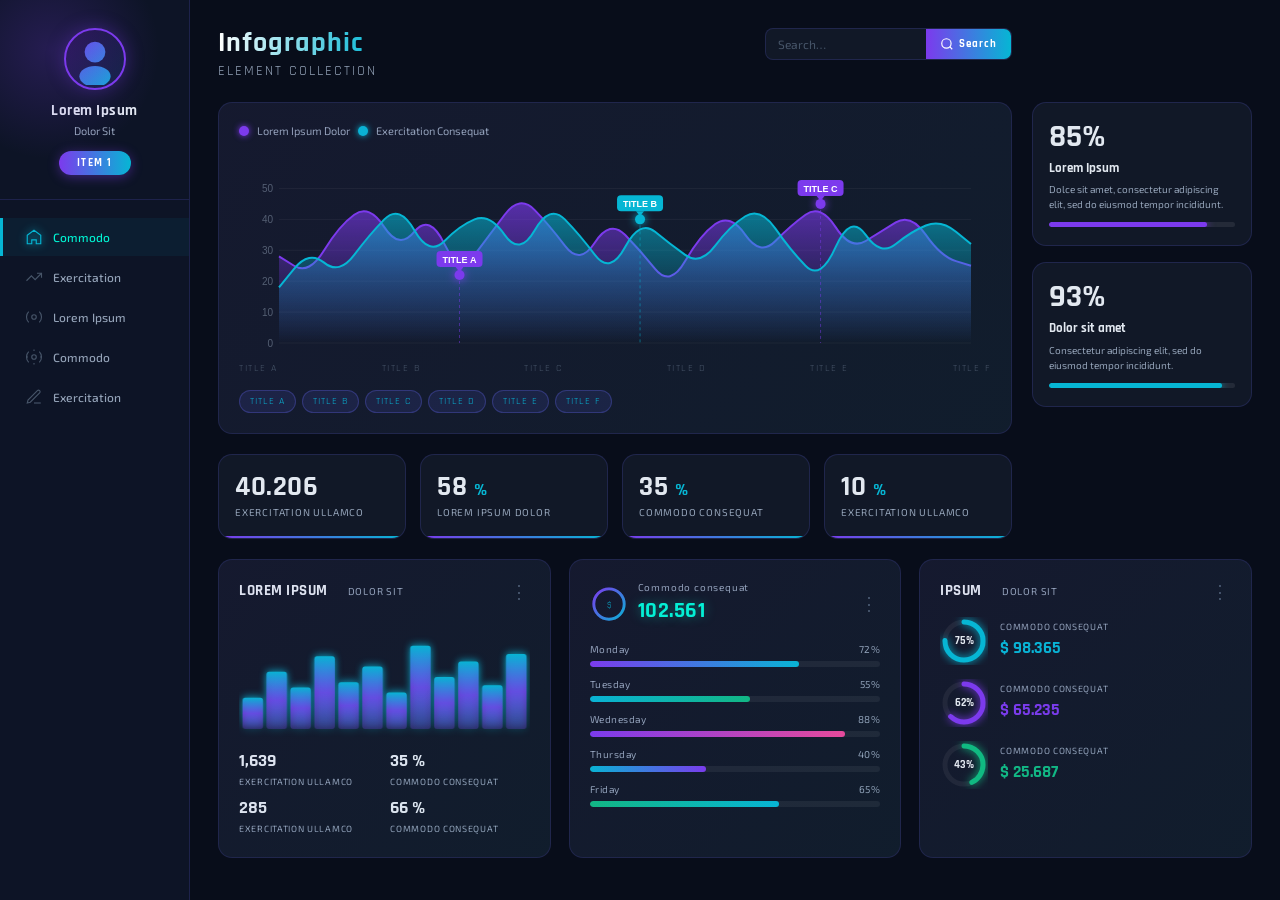
<file: dashboard-5.html>
<!DOCTYPE html>
<html lang="en">
<head>
  <meta charset="UTF-8" />
  <meta name="viewport" content="width=device-width, initial-scale=1.0"/>
  <title>Dashboard – Infographic Element Collection</title>
  <link rel="stylesheet" href="dashboard.css" />
  <link href="https://fonts.googleapis.com/css2?family=Rajdhani:wght@400;500;600;700&family=Exo+2:wght@300;400;600;700&display=swap" rel="stylesheet"/>
</head>
<body>

  <!-- SIDEBAR -->
  <aside class="sidebar">
    <div class="sidebar-profile">
      <div class="avatar">
        <svg viewBox="0 0 60 60" fill="none" xmlns="http://www.w3.org/2000/svg">
          <circle cx="30" cy="22" r="12" fill="url(#avatarGrad)"/>
          <ellipse cx="30" cy="50" rx="18" ry="12" fill="url(#avatarGrad)"/>
          <defs>
            <linearGradient id="avatarGrad" x1="0" y1="0" x2="60" y2="60" gradientUnits="userSpaceOnUse">
              <stop stop-color="#7c3aed"/>
              <stop offset="1" stop-color="#06b6d4"/>
            </linearGradient>
          </defs>
        </svg>
      </div>
      <p class="profile-name">Lorem Ipsum</p>
      <p class="profile-sub">Dolor Sit</p>
      <button class="item-btn">ITEM 1</button>
    </div>

    <nav class="sidebar-nav">
      <a href="#" class="nav-item active">
        <svg viewBox="0 0 24 24" fill="none" stroke="currentColor" stroke-width="1.5"><path d="M3 9.75L12 3l9 6.75V21H15v-5.25H9V21H3V9.75z"/></svg>
        <span>Commodo</span>
      </a>
      <a href="#" class="nav-item">
        <svg viewBox="0 0 24 24" fill="none" stroke="currentColor" stroke-width="1.5"><polyline points="22 7 13.5 15.5 8.5 10.5 2 17"/><polyline points="16 7 22 7 22 13"/></svg>
        <span>Exercitation</span>
      </a>
      <a href="#" class="nav-item">
        <svg viewBox="0 0 24 24" fill="none" stroke="currentColor" stroke-width="1.5"><circle cx="12" cy="12" r="3"/><path d="M19.07 4.93a10 10 0 0 1 0 14.14M4.93 4.93a10 10 0 0 0 0 14.14"/></svg>
        <span>Lorem Ipsum</span>
      </a>
      <a href="#" class="nav-item">
        <svg viewBox="0 0 24 24" fill="none" stroke="currentColor" stroke-width="1.5"><circle cx="12" cy="12" r="3"/><path d="M19.07 4.93a10 10 0 0 1 0 14.14M4.93 4.93a10 10 0 0 0 0 14.14M22 12h-2M4 12H2M12 22v-2M12 4V2"/></svg>
        <span>Commodo</span>
      </a>
      <a href="#" class="nav-item">
        <svg viewBox="0 0 24 24" fill="none" stroke="currentColor" stroke-width="1.5"><path d="M12 20h9"/><path d="M16.5 3.5a2.121 2.121 0 0 1 3 3L7 19l-4 1 1-4L16.5 3.5z"/></svg>
        <span>Exercitation</span>
      </a>
    </nav>
  </aside>

  <!-- MAIN CONTENT -->
  <main class="main">

    <!-- TOP BAR -->
    <header class="topbar">
      <div class="topbar-title">
        <h1>Infographic</h1>
        <p>Element Collection</p>
      </div>
      <div class="search-bar">
        <input type="text" placeholder="Search…" />
        <button>
          <svg viewBox="0 0 24 24" fill="none" stroke="currentColor" stroke-width="2"><circle cx="11" cy="11" r="8"/><line x1="21" y1="21" x2="16.65" y2="16.65"/></svg>
          Search
        </button>
      </div>
    </header>

    <!-- AREA CHART SECTION -->
    <section class="chart-section card">
      <div class="chart-legend">
        <span class="legend-dot purple"></span><span>Lorem Ipsum Dolor</span>
        <span class="legend-dot cyan"></span><span>Exercitation Consequat</span>
      </div>
      <div class="chart-wrap">
        <canvas id="areaChart"></canvas>
        <div class="chart-labels">
          <span>TITLE A</span><span>TITLE B</span><span>TITLE C</span>
          <span>TITLE D</span><span>TITLE E</span><span>TITLE F</span>
        </div>
      </div>
      <div class="chart-badges" id="chartBadges"></div>
    </section>

    <!-- STATS ROW -->
    <section class="stats-row">
      <div class="stat-card" data-value="40.256" data-label="Exercitation Ullamco">
        <span class="stat-val" data-target="40.256">40.256</span>
        <span class="stat-label">Exercitation Ullamco</span>
      </div>
      <div class="stat-card" data-value="58" data-label="Lorem Ipsum Dolor">
        <span class="stat-val" data-target="58">58 <small>%</small></span>
        <span class="stat-label">Lorem Ipsum Dolor</span>
      </div>
      <div class="stat-card" data-value="35" data-label="Commodo Consequat">
        <span class="stat-val" data-target="35">35 <small>%</small></span>
        <span class="stat-label">Commodo Consequat</span>
      </div>
      <div class="stat-card" data-value="10" data-label="Exercitation Ullamco">
        <span class="stat-val" data-target="10">10 <small>%</small></span>
        <span class="stat-label">Exercitation Ullamco</span>
      </div>
    </section>

    <!-- RIGHT METRICS -->
    <aside class="right-metrics">
      <div class="metric-item">
        <span class="metric-pct">85%</span>
        <p class="metric-title">Lorem Ipsum</p>
        <p class="metric-desc">Dolce sit amet, consectetur adipiscing elit, sed do eiusmod tempor incididunt.</p>
        <div class="metric-bar"><div class="metric-bar-fill" style="--pct:85%; --color:#7c3aed"></div></div>
      </div>
      <div class="metric-item">
        <span class="metric-pct">93%</span>
        <p class="metric-title">Dolor sit amet</p>
        <p class="metric-desc">Consectetur adipiscing elit, sed do eiusmod tempor incididunt.</p>
        <div class="metric-bar"><div class="metric-bar-fill" style="--pct:93%; --color:#06b6d4"></div></div>
      </div>
    </aside>

    <!-- BOTTOM CARDS ROW -->
    <div class="bottom-row">

      <!-- BAR CHART CARD -->
      <div class="card bottom-card">
        <div class="card-header">
          <strong>LOREM IPSUM</strong><br/><span>DOLOR SIT</span>
          <button class="dots-btn">⋮</button>
        </div>
        <canvas id="barChart"></canvas>
        <div class="bottom-stats">
          <div>
            <span class="bs-val">1,639</span>
            <span class="bs-label">Exercitation Ullamco</span>
          </div>
          <div>
            <span class="bs-val">35 %</span>
            <span class="bs-label">Commodo Consequat</span>
          </div>
          <div>
            <span class="bs-val">285</span>
            <span class="bs-label">Exercitation Ullamco</span>
          </div>
          <div>
            <span class="bs-val">66 %</span>
            <span class="bs-label">Commodo Consequat</span>
          </div>
        </div>
      </div>

      <!-- PROGRESS CARD -->
      <div class="card bottom-card">
        <div class="card-header">
          <svg viewBox="0 0 40 40" width="38" height="38">
            <circle cx="20" cy="20" r="16" fill="none" stroke="#7c3aed44" stroke-width="3"/>
            <circle cx="20" cy="20" r="16" fill="none" stroke="url(#ringGrad)" stroke-width="3" stroke-dasharray="100" stroke-dashoffset="0" stroke-linecap="round"/>
            <text x="50%" y="54%" dominant-baseline="middle" text-anchor="middle" fill="#06b6d4" font-size="9" font-family="Rajdhani">$</text>
            <defs>
              <linearGradient id="ringGrad" x1="0" y1="0" x2="1" y2="1">
                <stop stop-color="#7c3aed"/><stop offset="1" stop-color="#06b6d4"/>
              </linearGradient>
            </defs>
          </svg>
          <div>
            <p class="card-meta">Commodo consequat</p>
            <p class="card-big">102.561</p>
          </div>
          <button class="dots-btn">⋮</button>
        </div>
        <div class="progress-list" id="progressList"></div>
      </div>

      <!-- DONUT CARD -->
      <div class="card bottom-card">
        <div class="card-header">
          <strong>IPSUM</strong><br/><span>DOLOR SIT</span>
          <button class="dots-btn">⋮</button>
        </div>
        <div class="donut-list" id="donutList"></div>
      </div>

    </div><!-- /bottom-row -->

  </main>

  <script src="dashboard.js"></script>
</body>
</html>
</file>
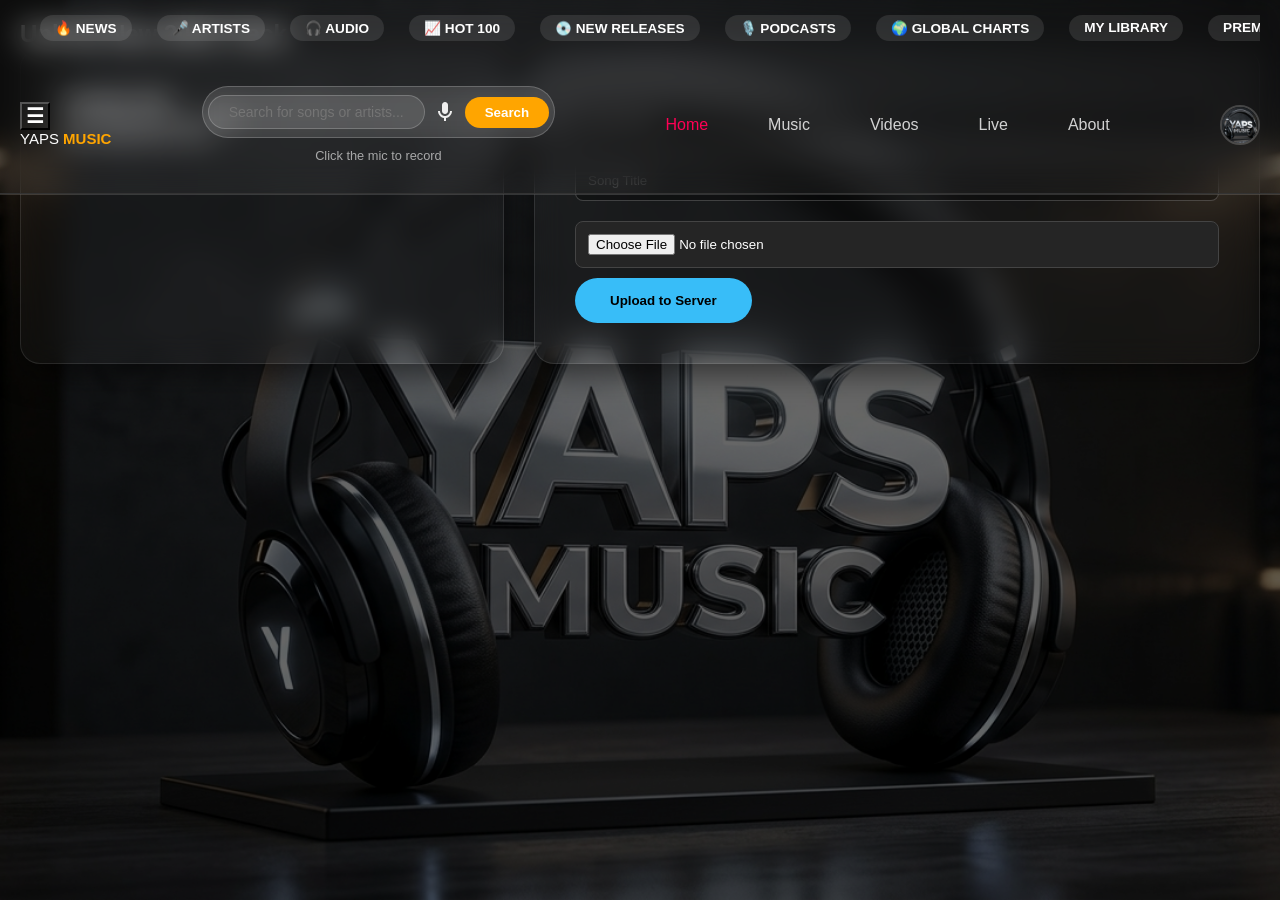
<file: upload.html>
<!DOCTYPE html>
<html lang="en">

<head>
    <meta charset="UTF-8">
    <meta name="viewport" content="width=device-width, initial-scale=1.0">
    <title>Uganda Top Hits 2026</title>
    <link rel="stylesheet" href="upload.css">
    <link rel="stylesheet" href="style.css">
</head>

<body>

    <header class="yaps-header">
        <!-- Row 1: Trending Horizontal Scroll -->
        <div class="row-trending">
            <div class="scroll-container" id="trendingScroll">
                <a href="">🔥 News</a>
                <a href="upload.html">🎤 Artists</a>
                <a href="">🎧 Audio</a>
                <a href="upload.html">📈 Hot 100</a>
                <a href="#">💿 New Releases</a>
                <a href="#">🎙️ Podcasts</a>
                <a href="#">🌍 Global Charts</a>
                <a href="#">My Library</a>
                <a href="#">Premium</a>
                <a href="#">Support</a>
                <a href="#">Create Music</a>

            </div>
        </div>

        <!-- Row 2: Main Branding & Search -->
        <div class="row-main">
            <div class="nav-left">
                <button class="hamburger-btn" id="menuToggle">☰</button>
                <div class="log">YAPS <span class="music">MUSIC</span></div>
            </div>


            <div class="audio-search-container">
                <div class="search-wrapper">
                    <input type="text" placeholder="Search for songs or artists..." class="search-input">
                    <button id="record-btn" class="record-button" title="Search by voice or song">
                        <svg viewBox="0 0 24 24" width="24" height="24" fill="currentColor">
                            <path d="M12 14c1.66 0 3-1.34 3-3V5c0-1.66-1.34-3-3-3S9 3.34 9 5v6c0 1.66 1.34 3 3 3z" />
                            <path
                                d="M17 11c0 2.76-2.24 5-5 5s-5-2.24-5-5H5c0 3.53 2.61 6.43 6 6.92V21h2v-3.08c3.39-.49 6-3.39 6-6.92h-2z" />
                        </svg>
                    </button>
                    <button class="search-btn"><i class="fas fa-search"></i>Search</button>
                </div>
                <p id="status-text" class="status-message">Click the mic to record</p>
            </div>


            <!-- Row 3: Primary Links (Desktop) -->
            <nav class="row-services" id="desktopNav">
                <a href="index.html" class="active">Home</a>
                <a href="songs.html">Music</a>
                <a href="#">Videos</a>
                <a href="#">Live</a>
                <a href="about us.html">About</a>
            </nav>

            <!-- Mobile Side Drawer -->
            <div class="side-drawer" id="sideDrawer">
                <button class="close-btn" id="closeMenu">✕</button>
                <a href="index.html">Home</a>
                <a href="songs.html">Music</a>
                <a href="#">Videos</a>
                <a href="about us.html">About</a>
                <a href="#">Radio</a>
                <a href="#">My Library</a>
                <a href="#">Premium</a>
                <a href="#">Podcasts</a>
                <a href="#">My Library</a>
                <a href="#">Premium</a>
                <a href="#">Support</a>
                <a href="#">Create Music</a>

            </div>


            <div class="nav-right">

                <!-- Personal Image Profile -->
                <div class="profile-icon" id="profileBtn">
                    <img src="Assets/yapdev.png" alt="Profile" class="profile-img">
                </div>
            </div>
    </header>

    <section class="contact">
        <h2>Upload New 2026 Track</h2>
        <div class="contact-layout">
            <div class="glass-card info-side">
                <h3>Contact Info</h3>
                <p><i class="fas fa-envelope"></i> contact@yapsmusic.com</p>
                <p><i class="fas fa-globe"></i> www.yapsmusic.com</p>
            </div>
            <form class="glass-card contact-form" id="contactForm">
                <input type="text" name="artist" placeholder="Artist Name" required>
                <input type="text" name="title" placeholder="Song Title" required>
                <input type="file" name="songFile" accept=".mp3" required>
                <button type="submit" class="btn">Upload to Server</button>
            </form>
        </div>
    </section>

</body>

</html>
</file>
<file: dashboard.css>
/* ============================================================
   DASHBOARD.CSS  – Dark Gradient Infographic Dashboard
   ============================================================ */

/* ---------- Reset & Root ---------- */
*, *::before, *::after { box-sizing: border-box; margin: 0; padding: 0; }

:root {
  --bg-base:    #080d1a;
  --bg-panel:   #0d1426;
  --bg-card:    #111827;
  --border:     rgba(99,102,241,.18);
  --purple:     #7c3aed;
  --cyan:       #06b6d4;
  --pink:       #ec4899;
  --green:      #10b981;
  --text-hi:    #e2e8f0;
  --text-mid:   #94a3b8;
  --text-lo:    #475569;
  --accent:     #00f5d4;
  --font-head:  'Rajdhani', sans-serif;
  --font-body:  'Exo 2', sans-serif;
  --sidebar-w:  190px;
  --radius:     14px;
  --glow-p:     0 0 18px rgba(124,58,237,.35);
  --glow-c:     0 0 18px rgba(6,182,212,.35);
}

html, body {
  height: 100%;
  background: var(--bg-base);
  color: var(--text-hi);
  font-family: var(--font-body);
  font-size: 13px;
  line-height: 1.5;
}

/* ---------- Layout ---------- */
body {
  display: grid;
  grid-template-columns: var(--sidebar-w) 1fr;
  grid-template-rows: 1fr;
  min-height: 100vh;
}

/* ---------- Sidebar ---------- */
.sidebar {
  grid-row: 1;
  grid-column: 1;
  background: var(--bg-panel);
  border-right: 1px solid var(--border);
  display: flex;
  flex-direction: column;
  padding: 28px 0 20px;
  position: relative;
  overflow: hidden;
}

.sidebar::before {
  content: '';
  position: absolute;
  top: -60px; left: -60px;
  width: 220px; height: 220px;
  background: radial-gradient(circle, rgba(124,58,237,.22) 0%, transparent 70%);
  pointer-events: none;
}

.sidebar-profile {
  display: flex;
  flex-direction: column;
  align-items: center;
  padding: 0 20px 24px;
  border-bottom: 1px solid var(--border);
}

.avatar {
  width: 62px; height: 62px;
  border-radius: 50%;
  background: linear-gradient(135deg, #1e1040 0%, #0f2340 100%);
  border: 2px solid var(--purple);
  box-shadow: var(--glow-p);
  overflow: hidden;
  display: flex; align-items: center; justify-content: center;
  margin-bottom: 10px;
}

.avatar svg { width: 52px; height: 52px; }

.profile-name {
  font-family: var(--font-head);
  font-size: 15px;
  font-weight: 700;
  color: var(--text-hi);
  letter-spacing: .5px;
}

.profile-sub {
  font-size: 11px;
  color: var(--text-mid);
  margin-bottom: 12px;
}

.item-btn {
  background: linear-gradient(90deg, var(--purple), var(--cyan));
  border: none;
  border-radius: 20px;
  color: #fff;
  font-family: var(--font-head);
  font-size: 11px;
  font-weight: 700;
  letter-spacing: 1.5px;
  padding: 5px 18px;
  cursor: pointer;
  box-shadow: 0 2px 12px rgba(124,58,237,.45);
  transition: opacity .2s;
}
.item-btn:hover { opacity: .85; }

.sidebar-nav {
  display: flex;
  flex-direction: column;
  padding: 18px 0;
  gap: 2px;
}

.nav-item {
  display: flex;
  align-items: center;
  gap: 10px;
  padding: 10px 22px;
  color: var(--text-mid);
  text-decoration: none;
  font-size: 12px;
  font-weight: 500;
  border-left: 3px solid transparent;
  transition: all .2s;
}

.nav-item svg {
  width: 18px; height: 18px;
  flex-shrink: 0;
  color: var(--text-lo);
  transition: color .2s;
}

.nav-item:hover,
.nav-item.active {
  color: var(--accent);
  border-left-color: var(--cyan);
  background: rgba(6,182,212,.06);
}

.nav-item:hover svg,
.nav-item.active svg {
  color: var(--cyan);
  filter: drop-shadow(0 0 4px var(--cyan));
}

/* ---------- Main ---------- */
.main {
  grid-column: 2;
  padding: 28px 28px 36px;
  display: grid;
  grid-template-columns: 1fr 220px;
  grid-template-rows: auto auto auto 1fr;
  gap: 20px;
  align-items: start;
  overflow-y: auto;
}

/* ---------- Topbar ---------- */
.topbar {
  grid-column: 1 / 2;
  display: flex;
  align-items: flex-start;
  justify-content: space-between;
  gap: 16px;
}

.topbar-title h1 {
  font-family: var(--font-head);
  font-size: 28px;
  font-weight: 700;
  letter-spacing: 1px;
  background: linear-gradient(90deg, #fff 0%, var(--cyan) 100%);
  -webkit-background-clip: text;
  -webkit-text-fill-color: transparent;
  background-clip: text;
  line-height: 1.1;
}

.topbar-title p {
  font-family: var(--font-head);
  font-size: 14px;
  color: var(--text-mid);
  letter-spacing: 2px;
  text-transform: uppercase;
  margin-top: 2px;
}

.search-bar {
  display: flex;
  align-items: center;
  background: var(--bg-card);
  border: 1px solid var(--border);
  border-radius: 8px;
  overflow: hidden;
}

.search-bar input {
  background: none;
  border: none;
  outline: none;
  color: var(--text-hi);
  font-family: var(--font-body);
  font-size: 12px;
  padding: 8px 12px;
  width: 160px;
}

.search-bar input::placeholder { color: var(--text-lo); }

.search-bar button {
  display: flex;
  align-items: center;
  gap: 5px;
  background: linear-gradient(90deg, var(--purple), var(--cyan));
  border: none;
  color: #fff;
  font-family: var(--font-head);
  font-size: 11px;
  font-weight: 700;
  letter-spacing: 1px;
  padding: 8px 14px;
  cursor: pointer;
  transition: opacity .2s;
}

.search-bar button svg { width: 14px; height: 14px; }
.search-bar button:hover { opacity: .85; }

/* ---------- Card ---------- */
.card {
  background: var(--bg-card);
  border: 1px solid var(--border);
  border-radius: var(--radius);
  padding: 20px;
  position: relative;
  overflow: hidden;
}

.card::before {
  content: '';
  position: absolute;
  inset: 0;
  background: linear-gradient(135deg, rgba(124,58,237,.04) 0%, rgba(6,182,212,.03) 100%);
  pointer-events: none;
}

/* ---------- Chart Section ---------- */
.chart-section {
  grid-column: 1 / 2;
  grid-row: 2;
}

.chart-legend {
  display: flex;
  align-items: center;
  gap: 8px;
  margin-bottom: 14px;
  font-size: 11px;
  color: var(--text-mid);
}

.legend-dot {
  width: 10px; height: 10px;
  border-radius: 50%;
  display: inline-block;
}

.legend-dot.purple { background: var(--purple); box-shadow: 0 0 6px var(--purple); }
.legend-dot.cyan   { background: var(--cyan);   box-shadow: 0 0 6px var(--cyan); }

.chart-wrap {
  position: relative;
  width: 100%;
}

#areaChart {
  width: 100% !important;
  height: 200px !important;
  display: block;
}

.chart-labels {
  display: flex;
  justify-content: space-between;
  margin-top: 8px;
  font-family: var(--font-head);
  font-size: 10px;
  letter-spacing: 1.5px;
  color: var(--text-lo);
  text-transform: uppercase;
}

.chart-badges {
  display: flex;
  gap: 6px;
  flex-wrap: wrap;
  margin-top: 14px;
}

.badge {
  background: rgba(99,102,241,.12);
  border: 1px solid rgba(99,102,241,.3);
  border-radius: 20px;
  padding: 3px 10px;
  font-size: 10px;
  font-family: var(--font-head);
  color: var(--cyan);
  letter-spacing: 1px;
  text-transform: uppercase;
}

/* ---------- Stats Row ---------- */
.stats-row {
  grid-column: 1 / 2;
  grid-row: 3;
  display: grid;
  grid-template-columns: repeat(4, 1fr);
  gap: 14px;
}

.stat-card {
  background: var(--bg-card);
  border: 1px solid var(--border);
  border-radius: var(--radius);
  padding: 18px 16px;
  display: flex;
  flex-direction: column;
  gap: 4px;
  position: relative;
  overflow: hidden;
  transition: transform .25s, box-shadow .25s;
}

.stat-card::after {
  content: '';
  position: absolute;
  bottom: 0; left: 0; right: 0;
  height: 2px;
  background: linear-gradient(90deg, var(--purple), var(--cyan));
}

.stat-card:hover {
  transform: translateY(-3px);
  box-shadow: 0 8px 24px rgba(6,182,212,.12);
}

.stat-val {
  font-family: var(--font-head);
  font-size: 28px;
  font-weight: 700;
  color: var(--text-hi);
  letter-spacing: .5px;
  line-height: 1;
}

.stat-val small {
  font-size: 18px;
  color: var(--cyan);
}

.stat-label {
  font-size: 10px;
  color: var(--text-mid);
  text-transform: uppercase;
  letter-spacing: .8px;
}

/* ---------- Right Metrics ---------- */
.right-metrics {
  grid-column: 2 / 3;
  grid-row: 2 / 4;
  display: flex;
  flex-direction: column;
  gap: 16px;
}

.metric-item {
  background: var(--bg-card);
  border: 1px solid var(--border);
  border-radius: var(--radius);
  padding: 18px 16px;
  position: relative;
  overflow: hidden;
}

.metric-pct {
  font-family: var(--font-head);
  font-size: 32px;
  font-weight: 700;
  color: var(--text-hi);
  display: block;
  line-height: 1;
  margin-bottom: 6px;
}

.metric-title {
  font-family: var(--font-head);
  font-size: 13px;
  font-weight: 700;
  color: var(--text-hi);
  margin-bottom: 4px;
}

.metric-desc {
  font-size: 10px;
  color: var(--text-mid);
  line-height: 1.5;
  margin-bottom: 10px;
}

.metric-bar {
  height: 5px;
  background: rgba(255,255,255,.08);
  border-radius: 10px;
  overflow: hidden;
}

.metric-bar-fill {
  height: 100%;
  width: var(--pct);
  background: var(--color);
  border-radius: 10px;
  box-shadow: 0 0 8px var(--color);
  transition: width 1.2s cubic-bezier(.25,.8,.25,1);
  animation: barGrow 1.4s cubic-bezier(.25,.8,.25,1) forwards;
}

@keyframes barGrow {
  from { width: 0; }
  to   { width: var(--pct); }
}

/* ---------- Bottom Row ---------- */
.bottom-row {
  grid-column: 1 / 3;
  grid-row: 4;
  display: grid;
  grid-template-columns: 1fr 1fr 1fr;
  gap: 18px;
}

.bottom-card {
  display: flex;
  flex-direction: column;
  gap: 14px;
}

.card-header {
  display: flex;
  align-items: center;
  gap: 10px;
  flex-wrap: wrap;
}

.card-header strong {
  font-family: var(--font-head);
  font-size: 15px;
  font-weight: 700;
  color: var(--text-hi);
  letter-spacing: .5px;
}

.card-header span {
  font-size: 10px;
  color: var(--text-mid);
  letter-spacing: .8px;
  text-transform: uppercase;
}

.dots-btn {
  margin-left: auto;
  background: none;
  border: none;
  color: var(--text-lo);
  font-size: 18px;
  cursor: pointer;
  line-height: 1;
  padding: 0 2px;
  transition: color .2s;
}
.dots-btn:hover { color: var(--cyan); }

.card-meta {
  font-size: 10px;
  color: var(--text-mid);
  letter-spacing: .8px;
}

.card-big {
  font-family: var(--font-head);
  font-size: 22px;
  font-weight: 700;
  color: var(--accent);
  letter-spacing: .5px;
  text-shadow: 0 0 12px rgba(0,245,212,.4);
}

#barChart {
  width: 100% !important;
  height: 120px !important;
  display: block;
}

.bottom-stats {
  display: grid;
  grid-template-columns: 1fr 1fr;
  gap: 8px 12px;
}

.bs-val {
  font-family: var(--font-head);
  font-size: 18px;
  font-weight: 700;
  color: var(--text-hi);
  display: block;
  line-height: 1.1;
}

.bs-label {
  font-size: 9px;
  color: var(--text-mid);
  text-transform: uppercase;
  letter-spacing: .7px;
}

/* ---------- Progress List ---------- */
.progress-list {
  display: flex;
  flex-direction: column;
  gap: 10px;
}

.prog-row {
  display: flex;
  flex-direction: column;
  gap: 4px;
}

.prog-label {
  display: flex;
  justify-content: space-between;
  font-size: 10px;
  color: var(--text-mid);
  letter-spacing: .5px;
}

.prog-track {
  height: 6px;
  background: rgba(255,255,255,.06);
  border-radius: 10px;
  overflow: hidden;
}

.prog-fill {
  height: 100%;
  border-radius: 10px;
  animation: barGrow 1.4s cubic-bezier(.25,.8,.25,1) forwards;
}

/* ---------- Donut List ---------- */
.donut-list {
  display: flex;
  flex-direction: column;
  gap: 14px;
}

.donut-row {
  display: flex;
  align-items: center;
  gap: 12px;
}

.donut-ring {
  flex-shrink: 0;
  position: relative;
  width: 48px; height: 48px;
}

.donut-ring svg {
  transform: rotate(-90deg);
  width: 48px; height: 48px;
}

.donut-ring .bg-ring {
  fill: none;
  stroke: rgba(255,255,255,.06);
  stroke-width: 5;
}

.donut-ring .fg-ring {
  fill: none;
  stroke-width: 5;
  stroke-linecap: round;
  transition: stroke-dashoffset 1.2s cubic-bezier(.25,.8,.25,1);
}

.donut-pct {
  position: absolute;
  inset: 0;
  display: flex;
  align-items: center;
  justify-content: center;
  font-family: var(--font-head);
  font-size: 11px;
  font-weight: 700;
  color: var(--text-hi);
}

.donut-info {
  flex: 1;
}

.donut-meta {
  font-size: 9px;
  color: var(--text-mid);
  text-transform: uppercase;
  letter-spacing: .7px;
  margin-bottom: 2px;
}

.donut-val {
  font-family: var(--font-head);
  font-size: 17px;
  font-weight: 700;
}

/* ---------- Scrollbar ---------- */
::-webkit-scrollbar { width: 5px; }
::-webkit-scrollbar-track { background: var(--bg-base); }
::-webkit-scrollbar-thumb { background: var(--border); border-radius: 10px; }

/* ---------- Fade-in animation ---------- */
@keyframes fadeUp {
  from { opacity: 0; transform: translateY(14px); }
  to   { opacity: 1; transform: translateY(0); }
}

.card, .stat-card, .metric-item, .bottom-card {
  animation: fadeUp .55s ease both;
}

.stats-row .stat-card:nth-child(1) { animation-delay: .05s; }
.stats-row .stat-card:nth-child(2) { animation-delay: .10s; }
.stats-row .stat-card:nth-child(3) { animation-delay: .15s; }
.stats-row .stat-card:nth-child(4) { animation-delay: .20s; }

.bottom-row .bottom-card:nth-child(1) { animation-delay: .10s; }
.bottom-row .bottom-card:nth-child(2) { animation-delay: .18s; }
.bottom-row .bottom-card:nth-child(3) { animation-delay: .26s; }

/* ---------- Responsive ---------- */
@media (max-width: 900px) {
  body { grid-template-columns: 1fr; }
  .sidebar { display: none; }
  .main { grid-column: 1; grid-template-columns: 1fr; }
  .stats-row { grid-template-columns: 1fr 1fr; }
  .right-metrics { grid-column: 1; grid-row: auto; }
  .bottom-row { grid-template-columns: 1fr; }
}
</file>
<file: upload.css>
/* General Styles */
body {
    font-family: 'Segoe UI', sans-serif;
    /* Adding a background image makes transparency look better */
    background: linear-gradient(rgba(0,0,0,0.7), rgba(0,0,0,0.7)), 
                url('https://images.unsplash.com');
    background-size: cover;
    background-attachment: fixed;
    color: #ffffff;
    margin: 0;
    padding: 20px;
}

.container {
    max-width: 700px;
    margin: 0 auto;
    /* Semi-transparent white background (Glassmorphism) */
    background: rgba(255, 255, 255, 0.1); 
    backdrop-filter: blur(10px); /* Blurs the background behind the container */
    padding: 30px;
    border-radius: 20px;
    border: 1px solid rgba(255, 255, 255, 0.2);
    box-shadow: 0 8px 32px 0 rgba(0, 0, 0, 0.37);
}

h1 { 
    color: #ff0000; 
    text-shadow: 2px 2px 4px rgba(0,0,0,0.5);
}

/* Song Card Transparency */
.song-card {
    background: rgba(255, 255, 255, 0.05); /* Very subtle transparency */
    padding: 15px;
    margin-bottom: 15px;
    border-radius: 12px;
    display: flex;
    flex-direction: column;
    gap: 10px;
    transition: 0.3s;
    border: 1px solid rgba(255, 255, 255, 0.1);
}

.song-card:hover {
    background: rgba(255, 255, 255, 0.15); /* Brightens on hover */
}

/* Input Fields Transparency */
input[type="text"] {
    flex: 1;
    padding: 12px;
    border-radius: 8px;
    border: 1px solid rgba(255, 255, 255, 0.2);
    background: rgba(0, 0, 0, 0.3); /* Dark transparent input */
    color: white;
}

/* Upload Section Container */
.upload-container {
    margin-top: 40px;
    background: rgba(0, 0, 0, 0.4); /* Darker transparent box */
    padding: 25px;
    border-radius: 15px;
}



.upload-btn:hover {
    background-color: rgba(255, 0, 0, 1); /* Solid Red on hover */
}
</file>
<file: style.css>
/* General Reset */
* {
    margin: 0;
    padding: 0;
    box-sizing: border-box;
    font-family: 'Segoe UI', Tahoma, Geneva, Verdana, sans-serif;
}


body {
    background-color: var(--bg);
    color: var(--text);

}

body::before {
    content: "";
    background-image: url('Assets/yapdev.png');
    /* Replace with your image path */
    background-position: center;
    background-size: cover;
    position: fixed;
    background-attachment:fixed;
    top: 0;
    left: 0;
    width: 100%;
    height: 100%;
    opacity: 0.4;
    /* Adjusts image transparency only */
    z-index: -1;
    /* Puts the image behind your text */
}



:root {
    --primary: rgb(3, 3, 109);
    --bg: #000;
    --surface: #121212;
    --text: #fff;
}


.yaps-header {
    position: sticky;
    top: 0;
    z-index: 1000;
    background: var(--surface);
}

/* Row 1: Green Trending Bar */
.row-trending {
    background: var(--primary);
    padding: 5px 0;
}

.scroll-container {
    display: flex;
    overflow-x: auto;
    gap: 25px;
    padding: 5px 20px;
    scrollbar-width: none;
    cursor: grab;
}

.scroll-container::-webkit-scrollbar {
    display: none;
}

.scroll-container a {
    color: black;
    text-decoration: none;
    font-weight: 700;
    font-size: 13px;
    white-space: nowrap;
    text-transform: uppercase;
}

/* Row 2: Search & Logo */
.row-main {
    display: flex;
    align-items: center;
    justify-content: space-between;
    padding: 10px 20px;
    border-bottom: 1px solid #333;
}

.logo {
    font-size: 22px;
    font-weight: 900;
    color: var(--text);
}

.logo span {
    color: var(--primary);
}

.search-wrapper {
    position: relative;
    width: 100%;
}

.search-input {
    width: 100%;
    background: #222;
    border: none;
    padding: 10px 15px;
    border-radius: 5px;
    color: white;
}

/* Search Results Dropdown */
.search-results {
    position: absolute;
    top: 45px;
    width: 100%;
    background: #282828;
    border-radius: 5px;
    display: none;
    flex-direction: column;
    box-shadow: 0 10px 20px rgba(0, 0, 0, 0.5);
}

.search-results.active {
    display: flex;
}

.result-item {
    padding: 10px;
    border-bottom: 1px solid #333;
    cursor: pointer;
    color: #ccc;
}

.result-item:hover {
    background: #333;
    color: white;
}

/* Mobile Drawer */
.side-drawer {
    position: fixed;
    top: 0;
    left: -250px;
    width: 250px;
    height: 100%;
    background: #111;
    transition: 0.3s;
    padding: 20px;
    display: flex;
    flex-direction: column;
    gap: 20px;
}

.side-drawer.open {
    left: 0;
}

.side-drawer a {
    color: white;
    text-decoration: none;
    font-size: 18px;
}

/* Row 3: Nav */
.row-services {
    display: flex;
    justify-content: center;
    gap: 40px;
    padding: 12px;
    background: var(--surface);
}

.row-services a {
    color: #888;
    text-decoration: none;
    transition: 0.2s;
}

.row-services a.active,
.row-services a:hover {
    color: var(--primary);
}

@media (max-width: 768px) {
    .row-services {
        display: none;
    }
}



/* Music Section */
.music-section {
    padding: 40px 5%;
}

.music-card {
    background: #1e1e1e;
    padding: 20px;
    border-radius: 10px;
    width: 300px;
    margin-top: 20px;
}






/* Hamburger Styles */
.hamburger {
    display: none;
    flex-direction: column;
    gap: 5px;
    cursor: pointer;
}

.hamburger span {
    width: 25px;
    height: 25px;
    background: white;
    border-radius: 2px;
    transition: 0.3s;
}

/* Responsive Design (Simu) */
@media (max-width: 768px) {
    .hamburger {
        display: flex;
    }


    .navbar.active {
        right: 0;
        /* Slide in menu */
    }

    .navbar ul {
        flex-direction: column;
        padding: 40px;
        gap: 20px;
    }
}

/* Navbar */
.navbar {
    display: flex;
    justify-content: space-between;
    align-items: center;
}

.logo {
    font-weight: bold;
    letter-spacing: 2px;
}

.nav-links {
    display: flex;
    list-style: none;
    gap: 2rem;
}

.nav-links a {
    color: var(--text-gray);
    text-decoration: none;
    font-size: 0.9rem;
}


:root {
    --bg-color: #0a0a0a;
    --text-color: #ffffff;
    --accent-color: #ffffff;
}

/* Muundo wa Header Yote */
.yaps-header {
    position: fixed;
    /* Inaifanya header ibaki juu unaposogeza ukurasa */
    top: 0;
    left: 0;
    width: 100%;
    z-index: 1000;

    /* Athari ya Uwazi (Glassmorphism) */
    background: rgba(255, 255, 255, 0.05);
    /* Uwazi kidogo sana */
    backdrop-filter: blur(15px);
    /* Inatia ukungu maudhui yaliyo nyuma ya header */
    -webkit-backdrop-filter: blur(15px);
    /* Kwa ajili ya Safari */

    border-bottom: 1px solid rgba(255, 255, 255, 0.1);
    /* Mstari mwembamba wa chini */
    color: #ffffff;
}

/* Kufanya sehemu zote za ndani ziwe wazi */
.row-trending,
.row-main,
.row-services {
    background: transparent !important;
    padding: 10px 20px;
}

/* Sehemu ya kutafuta (Search Input) */
.search-wrapper input {
    background: rgba(255, 255, 255, 0.1);
    border: 1px solid rgba(255, 255, 255, 0.2);
    border-radius: 25px;
    padding: 8px 20px;
    color: white;
    outline: none;
    transition: 0.3s;
}

.profile-icon {
    width: 40px;
    /* Unaweza kurekebisha saizi hapa */
    height: 40px;
    border-radius: 50%;
    /* Inatengeneza duara kamili */
    overflow: hidden;
    /* Inakata sehemu za picha zinazozidi duara */
    cursor: pointer;
    border: 2px solid rgba(255, 255, 255, 0.2);
    /* Mstari mwembamba wa uwazi */
    transition: 0.3s;
}

.profile-icon:hover {
    border-color: #ff0055;
    /* Inabadilika rangi ukigusa (hover) */
    transform: scale(1.05);
    /* Inajiongeza saizi kidogo */
}

.profile-img {
    width: 100%;
    height: 100%;
    object-fit: cover;
    /* Inahakikisha picha haijivuti vibaya */
}


.search-wrapper input:focus {
    background: rgba(255, 255, 255, 0.2);
    border-color: #ff0055;
    /* Rangi ya kung'aa unapobonyeza */
}

/* Viunganishi vya Navigation */
.row-services a {
    text-decoration: none;
    color: white;
    opacity: 0.8;
    margin-right: 20px;
    transition: 0.3s;
}

.row-services a:hover,
.row-services a.active {
    opacity: 1;
    color: #ff0055;
}

/* Vipengele vya Trending */
.scroll-container a {
    background: rgba(255, 255, 255, 0.1);
    color: white;
    padding: 5px 15px;
    border-radius: 20px;
    text-decoration: none;
    font-size: 0.85rem;
    transition: 0.3s;
}

.scroll-container a:hover {
    background: rgba(255, 255, 255, 0.25);
}


.hero {
    height: 100vh;
    display: flex;
    align-items: center;
    justify-content: center;
}

.hero-container {
    display: flex;
    width: 80%;
    max-width: 1200px;
    align-items: center;
}

.hero-text {
    flex: 1;
}


.contact-layout {
    display: grid;
    grid-template-columns: 1fr 1.5fr;
    gap: 30px;
}

/* 4. Glassmorphism Cards */
.glass-card {
    background: rgba(255, 255, 255, 0.03);
    /* Very light transparent white */
    backdrop-filter: blur(15px);
    /* This blurs the image behind the card */
    -webkit-backdrop-filter: blur(15px);
    border: 1px solid rgba(255, 255, 255, 0.1);
    border-radius: 20px;
    padding: 40px;
    box-shadow: 0 10px 30px rgba(0, 0, 0, 0.5);
}

/* Form Styling */
input,
textarea {
    width: 100%;
    padding: 15px;
    margin-bottom: 20px;
    background: rgba(255, 255, 255, 0.05);
    border: 1px solid rgba(255, 255, 255, 0.1);
    border-radius: 10px;
    color: #fff;
    outline: none;
}

input:focus,
textarea:focus {
    border-color: #38bdf8;
}

/* Button */
.btn {
    padding: 15px 35px;
    background: #38bdf8;
    color: #000;
    border: none;
    border-radius: 50px;
    font-weight: bold;
    cursor: pointer;
    transition: 0.3s;
}

.btn:hover {
    background: #ffffff;
    transform: scale(1.05);
}

/* Responsive */
@media (max-width: 768px) {
    .contact-layout {
        grid-template-columns: 1fr;
    }
}




.hero {
    /* Weka URL ya picha yako hapa */
    background-image: url('Assets/yapdev.png');
    /* Inafanya picha ijae vizuri bila kujirudia */
    background-size: cover;
    background-attachment: scroll;
    background-position: center;
    background-repeat: no-repeat;

    /* Inahakikisha sehemu hiyo ina urefu wa kutosha */
    min-height: 100vh;
    display: flex;
    align-items: center;
    color: white;
    /* Rangi ya maandishi iwe nyeupe ili ionekane */
}

/* Kama unataka picha isisogee unaposcroll (Parallax effect) */
.hero {
    background-attachment: fixed;
}


#main-title {
    font-size: 80px;
    font-weight: 900;
    margin: 0;
    font-style: italic;
}

#sub-title {
    font-size: 24px;
    letter-spacing: 5px;
    color: #888;
}

.price {
    font-size: 24px;
    font-weight: bold;
    margin: 20px 0;
}

.description {
    max-width: 400px;
    line-height: 1.6;
    color: #ccc;
    height: 3em;
    /* Prevents layout jump when text changes */
}

.cta-btn {
    padding: 12px 30px;
    background: #333;
    color: white;
    border: 1px solid #555;
    border-radius: 20px;
    cursor: pointer;
    margin-top: 20px;
}


.album-grid {
    display: grid;
    grid-template-columns: repeat(6, 1fr);
    gap: 20px;
    padding: 0 5%;
}

.album-card {
    background: #001f3f;
    /* Dark Blue Card */
    border-radius: 12px;
    overflow: hidden;
    transition: transform 0.3s ease, border-color 0.3s ease;
    border: 1px solid rgba(255, 255, 255, 0.1);
}

.album-card:hover {
    transform: translateY(-10px);
    border-color: #ff0000;
    background: #002b55;
}

.album-img {
    position: relative;
    width: 100%;
    aspect-ratio: 1/1;
    /* Keeps covers square */
}

.album-img img {
    width: 100%;
    height: 100%;
    object-fit: cover;
}

/* Play Overlay */
.album-overlay {
    position: absolute;
    top: 0;
    left: 0;
    width: 100%;
    height: 100%;
    background: rgba(0, 31, 63, 0.6);
    display: flex;
    justify-content: center;
    align-items: center;
    opacity: 0;
    transition: 0.3s;
}

.album-card:hover .album-overlay {
    opacity: 1;
}

.album-info {
    padding: 15px;
    text-align: center;
}

.album-info .card-title {
    font-size: 15px;
    color: #ffffff;
    margin-bottom: 4px;
    white-space: nowrap;
    overflow: hidden;
    text-overflow: ellipsis;
}

.album-info .card-artist {
    font-size: 13px;
    color: #b3b3b3;
}

/* Responsive Grid for Tablets and Phones */
@media (max-width: 1100px) {
    .album-grid {
        grid-template-columns: repeat(3, 1fr);
    }
}

@media (max-width: 600px) {
    .album-grid {
        grid-template-columns: repeat(2, 1fr);
    }
}




.trending-section {
    background-color: #001220;
    /* Darker Navy Blue */
    padding: 50px 0;

}


.trending-list {
    max-width: 900px;
    margin: 0 auto;
    display: flex;
    flex-direction: column;
    gap: 15px;
    padding: 0 5%;
}

.trending-item {
    display: flex;
    align-items: center;
    justify-content: space-between;
    background: #001f3f;
    /* Dark Blue Card */
    padding: 15px 25px;
    border-radius: 12px;
    transition: 0.3s;
    border: 1px solid rgba(255, 255, 255, 0.05);
}

.trending-item:hover {
    background: #002b55;
    transform: translateX(10px);
    border-color: #ff0000;
}

.rank {
    font-size: 24px;
    font-weight: 900;
    color: rgba(255, 255, 255, 0.2);
    width: 40px;
}

.trending-info {
    display: flex;
    align-items: center;
    gap: 20px;
    flex-grow: 1;
}

.trending-info img {
    width: 60px;
    height: 60px;
    border-radius: 8px;
    object-fit: cover;
}

.details .card-title {
    font-size: 18px;
    margin-bottom: 2px;
    color: #fff;
}

.details .card-artist {
    font-size: 14px;
    color: #b3b3b3;
}

.stats {
    display: flex;
    align-items: center;
    gap: 30px;
}

.play-count {
    font-size: 13px;
    color: #cbd5e0;
    font-weight: 500;
}

.play-count i {
    color: #ff0000;
    margin-right: 5px;
}

/* Play button adjustment for list */
.trending-item .play-btn-trigger {
    width: 40px;
    height: 40px;
    border-radius: 50%;
    display: flex;
    align-items: center;
    justify-content: center;
    padding: 0;
}

/* Mobile Layout */
@media (max-width: 600px) {
    .stats .play-count {
        display: none;
    }

    .rank {
        display: none;
    }

    .trending-item {
        padding: 10px 15px;
    }
}

.family-section {
    background-color: #000b1a;
    /* Very Dark Blue */
    padding: 60px 0;
    border-top: 1px solid #001f3f;
}

.section-header span {
    font-size: 16px;
    color: #ff0000;
    font-weight: normal;
}

.scroll-instructions {
    color: #666;
    font-size: 12px;
    margin-bottom: 10px;
    padding: 0 5%;
}

/* Horizontal Scroll Container */
.artist-scroll-container {
    display: flex;
    overflow-x: auto;
    gap: 30px;
    padding: 20px 5%;
    /* Custom Scrollbar for Chrome/Safari */
    scrollbar-width: thin;
    scrollbar-color: #ff0000 #001f3f;
}

.artist-scroll-container::-webkit-scrollbar {
    height: 6px;
}

.artist-scroll-container::-webkit-scrollbar-thumb {
    background: #ff0000;
    border-radius: 10px;
}

/* Artist Profile Card */
.artist-profile {
    flex: 0 0 auto;
    /* Prevents cards from shrinking */
    width: 140px;
    text-align: center;
    transition: 0.3s;
}

.profile-img-wrapper {
    width: 120px;
    height: 120px;
    margin: 0 auto 15px;
    border-radius: 50%;
    padding: 4px;
    border: 2px solid #003366;
    /* Dark Blue Border */
    transition: 0.3s;
}

.artist-img {
    width: 100%;
    height: 100%;
    border-radius: 50%;
    object-fit: cover;
}

.artist-profile:hover .profile-img-wrapper {
    border-color: #ff0000;
    /* Changes to red on hover */
    transform: scale(1.1);
}

.artist-name {
    color: white;
    font-size: 16px;
    margin-bottom: 5px;
}

.artist-status {
    display: block;
    color: #b3b3b3;
    font-size: 11px;
    text-transform: uppercase;
    letter-spacing: 1px;
}

/* Modal Background */
.modal-overlay {
    display: none;
    position: fixed;
    z-index: 3000;
    left: 0;
    top: 0;
    width: 100%;
    height: 100%;
    background-color: rgba(0, 0, 0, 0.9);
    backdrop-filter: blur(5px);
}

/* Modal Box */
.modal-content {
    background-color: #001f3f;
    /* Dark Blue */
    margin: 5% auto;
    padding: 30px;
    border: 1px solid #ff0000;
    width: 90%;
    max-width: 600px;
    border-radius: 15px;
    position: relative;
    color: white;
}

.close-modal {
    position: absolute;
    right: 20px;
    top: 10px;
    font-size: 35px;
    color: #bbb;
    cursor: pointer;
}

.close-modal:hover {
    color: #ff0000;
}

.modal-header-info {
    display: flex;
    align-items: center;
    gap: 20px;
    margin-bottom: 25px;
}

#modal-img {
    width: 100px;
    height: 100px;
    border-radius: 50%;
    border: 3px solid #ff0000;
    object-fit: cover;
}

.bio-text h3,
.modal-top-tracks h3 {
    color: #ff0000;
    margin-bottom: 10px;
    font-size: 18px;
}

.bio-text p {
    color: #cbd5e0;
    line-height: 1.6;
    margin-bottom: 20px;
}

.modal-top-tracks ul {
    list-style: none;
    padding: 0;
}

.modal-top-tracks li {
    padding: 10px;
    background: rgba(255, 255, 255, 0.05);
    margin-bottom: 5px;
    border-radius: 5px;
}



/* Modal Background */
.modal-overlay {
    display: none;
    position: fixed;
    z-index: 3000;
    left: 0;
    top: 0;
    width: 100%;
    height: 100%;
    background-color: rgba(0, 0, 0, 0.9);
    backdrop-filter: blur(5px);
}

/* Modal Box */
.modal-content {
    background-color: #001f3f;
    /* Dark Blue */
    margin: 5% auto;
    padding: 30px;
    border: 1px solid #ff0000;
    width: 90%;
    max-width: 600px;
    border-radius: 15px;
    position: relative;
    color: white;
}

.close-modal {
    position: absolute;
    right: 20px;
    top: 10px;
    font-size: 35px;
    color: #bbb;
    cursor: pointer;
}

.close-modal:hover {
    color: #ff0000;
}

.modal-header-info {
    display: flex;
    align-items: center;
    gap: 20px;
    margin-bottom: 25px;
}

#modal-img {
    width: 100px;
    height: 100px;
    border-radius: 50%;
    border: 3px solid #ff0000;
    object-fit: cover;
}

.bio-text h3,
.modal-top-tracks h3 {
    color: #ff0000;
    margin-bottom: 10px;
    font-size: 18px;
}

.bio-text p {
    color: #cbd5e0;
    line-height: 1.6;
    margin-bottom: 20px;
}

.modal-top-tracks ul {
    list-style: none;
    padding: 0;
}

.modal-top-tracks li {
    padding: 10px;
    background: rgba(255, 255, 255, 0.05);
    margin-bottom: 5px;
    border-radius: 5px;
}

/* Auth Box Styles */
.auth-box {
    max-width: 400px;
    background: #000b1a;
    /* Deep Navy */
    border-radius: 20px;
    padding: 40px 30px;
}

.auth-tabs {
    display: flex;
    margin-bottom: 30px;
    background: #001f3f;
    border-radius: 50px;
    padding: 5px;
}

.tab-btn {
    flex: 1;
    padding: 10px;
    border: none;
    background: none;
    color: #888;
    cursor: pointer;
    font-weight: bold;
    border-radius: 50px;
    transition: 0.3s;
}

.tab-btn.active {
    background: #ff0000;
    color: white;
}

.auth-form {
    display: none;
    /* Hidden by default */
}

.auth-form.active {
    display: block;
    /* Shown when active */
}

.auth-form h2 {
    margin-bottom: 25px;
    font-size: 24px;
}

.input-group {
    position: relative;
    margin-bottom: 20px;
}

.input-group i {
    position: absolute;
    left: 15px;
    top: 50%;
    transform: translateY(-50%);
    color: #ff0000;
}

.input-group input {
    width: 100%;
    padding: 15px 15px 15px 45px;
    background: #001f3f;
    border: 1px solid #003366;
    border-radius: 10px;
    color: white;
    outline: none;
    transition: 0.3s;
}

.input-group input:focus {
    border-color: #ff0000;
}

.auth-submit {
    width: 100%;
    padding: 15px;
    background: #ff0000;
    border: none;
    border-radius: 10px;
    color: white;
    font-weight: bold;
    font-size: 16px;
    cursor: pointer;
    transition: 0.3s;
}

.auth-submit:hover {
    background: #cc0000;
    transform: scale(1.02);
}

.forgot-pass {
    display: block;
    margin-top: 15px;
    color: #555;
    font-size: 13px;
    text-decoration: none;
}


.main-footer {
    background-color: #000b1a;
    /* Dark Blue Deep */
    color: #fff;
    padding: 80px 0 0;
    border-top: 2px solid #ff0000;
    /* Red line at top */
}

.footer-grid {
    display: grid;
    grid-template-columns: 2fr 1fr 1fr;
    /* First column wider */
    gap: 40px;
    padding: 0 5% 60px;
}

.footer-column h3 {
    color: #ff0000;
    font-size: 18px;
    margin-bottom: 25px;
    text-transform: uppercase;
    letter-spacing: 1px;
}

.footer-desc {
    color: #b3b3b3;
    line-height: 1.6;
    margin: 20px 0;
    font-size: 14px;
}

.contact-details {
    list-style: none;
    padding: 0;
}

.contact-details li {
    margin-bottom: 12px;
    color: #cbd5e0;
    font-size: 14px;
    display: flex;
    align-items: center;
    gap: 10px;
}

.contact-details i {
    color: #ff0000;
    width: 20px;
}

/* Sitemap & Legal Links */
.footer-column ul {
    list-style: none;
    padding: 0;
}

.footer-column ul li {
    margin-bottom: 12px;
}

.footer-column ul li a {
    color: #b3b3b3;
    text-decoration: none;
    font-size: 14px;
    transition: 0.3s;
}

.footer-column ul li a:hover {
    color: #ffffff;
    padding-left: 8px;
    /* Hover effect */
}

/* Bottom Bar */
.footer-bottom {
    background: #000;
    padding: 25px 5%;
    text-align: center;
}

.footer-bottom .container {
    display: flex;
    justify-content: space-between;
    align-items: center;
    flex-wrap: wrap;
    gap: 20px;
}

.footer-bottom p {
    color: #666;
    font-size: 13px;
}

.footer-socials-minimal {
    display: flex;
    gap: 20px;
}

.footer-socials-minimal a {
    color: #666;
    transition: 0.3s;
    font-size: 16px;
}

.footer-socials-minimal a:hover {
    color: #ff0000;
}

/* Mobile Responsive */
@media (max-width: 768px) {
    .footer-grid {
        grid-template-columns: 1fr;
        /* Stack on mobile */
        text-align: center;
    }

    .contact-details li {
        justify-content: center;
    }

    .footer-bottom .container {
        justify-content: center;
    }
}


.login-modal {
    display: none;
    /* Hidden by default */
    position: fixed;
    z-index: 1000;
    left: 0;
    top: 0;
    width: 100%;
    height: 100%;
    background-color: rgba(0, 0, 0, 0.8);
    /* Black background with opacity */
}

.modal-content {
    background-color: #111;
    margin: 10% auto;
    padding: 30px;
    width: 300px;
    border-radius: 10px;
    position: relative;
    color: white;
}

.close-btn {
    position: absolute;
    right: 15px;
    top: 10px;
    font-size: 24px;
    cursor: pointer;
}

.modal-content input {
    width: 100%;
    padding: 10px;
    margin: 10px 0;
    background: #222;
    border: 1px solid #444;
    color: white;
}

.auth-submit {
    width: 100%;
    padding: 10px;
    background: #ff0055;
    /* Use your brand color */
    border: none;
    color: white;
    cursor: pointer;
}






.tab-box {
    display: flex;
    justify-content: center;
    margin-bottom: 20px;
    border-bottom: 1px solid #333;
}

.tab-btn {
    background: none;
    border: none;
    color: #888;
    padding: 10px 20px;
    cursor: pointer;
    font-size: 16px;
}

.tab-btn.active {
    color: #ff0055;
    border-bottom: 2px solid #ff0055;
    font-weight: bold;
}



.box {
    display: flex;
    align-items: center;
    background: rgba(255, 255, 255, 0.1);
    /* Transparent look */
    border: 1px solid rgba(255, 255, 255, 0.2);
    border-radius: 50px;
    /* Rounded corners */
    padding: 5px 15px;
    max-width: 400px;
    transition: 0.3s;
}

.box:focus-within {
    border-color: #ff0055;
    /* Inabadilika rangi ukiclick */
    box-shadow: 0 0 10px rgba(255, 0, 85, 0.3);
}

.search-input {
    background: none;
    border: none;
    outline: none;
    color: white;
    padding: 10px;
    flex: 1;
    font-size: 14px;
}

.search-button {
    background: #ff0055;
    /* Rangi ya Yaps Music */
    border: none;
    color: white;
    padding: 8px 15px;
    border-radius: 50px;
    cursor: pointer;
    display: flex;
    align-items: center;
    gap: 5px;
    font-weight: bold;
}

.search-button:hover {
    background: #e6004c;
    transform: scale(1.05);
}



/* Glassy Transparent Family Section */
.family-section {
    padding: 60px 20px;
    margin: 20px;
    /* Adds space around the glass card */
    border-radius: 24px;
    /* Rounded corners for a modern look */

    /* Transparent Glass Effect */
    background: rgba(255, 255, 255, 0.03);
    backdrop-filter: blur(10px);
    -webkit-backdrop-filter: blur(10px);

    /* Subtle Border to define the section */
    border: 1px solid rgba(255, 255, 255, 0.1);
    box-shadow: 0 8px 32px 0 rgba(0, 0, 0, 0.3);
}

/* Ensure the scroll container remains clean */
.artist-scroll-container {
    display: flex;
    gap: 25px;
    overflow-x: auto;
    padding: 20px 10px;
    scrollbar-width: none;
    /* Hides scrollbar for Firefox */
    -ms-overflow-style: none;
    /* Hides scrollbar for IE/Edge */
}

.artist-scroll-container::-webkit-scrollbar {
    display: none;
    /* Hides scrollbar for Chrome/Safari/Opera */
}

/* Individual Artist Profile hover effect */
.artist-profile {
    min-width: 110px;
    text-align: center;
    transition: all 0.4s cubic-bezier(0.175, 0.885, 0.32, 1.275);
}

.artist-profile:hover {
    transform: scale(1.1);
    /* Pops out when hovered */
}




/* General Modal & Overlay Styling */
.modal,
.search-overlay {
    display: none;
    /* Hidden by default */
    position: fixed;
    top: 0;
    left: 0;
    width: 100%;
    height: 100%;
    background: rgba(0, 0, 0, 0.85);
    backdrop-filter: blur(8px);
    /* Modern blur effect */
    z-index: 10000;
    justify-content: center;
    align-items: center;
    animation: fadeIn 0.3s ease;
}

/* Modal Box (Login/Register) */
.modal-content {
    background: #1a1a1a;
    padding: 30px;
    border-radius: 20px;
    width: 90%;
    max-width: 400px;
    border: 1px solid #333;
    position: relative;
    text-align: center;
}



/* Close Buttons */
.close-modal,
.close-search {
    position: absolute;
    top: 20px;
    right: 30px;
    font-size: 40px;
    color: #888;
    cursor: pointer;
}

.close-modal:hover,
.close-search:hover {
    color: #ff0055;
}

/* Tab Styling */
.tab-box {
    display: flex;
    margin-bottom: 20px;
    border-bottom: 1px solid #333;
}

.tab-btn {
    background: none;
    border: none;
    color: #888;
    padding: 10px;
    cursor: pointer;
    flex: 1;
}

.tab-btn.active {
    color: #ff0055;
    border-bottom: 2px solid #ff0055;
    font-weight: bold;
}

/* Inputs inside Login */
form input {
    width: 100%;
    padding: 12px;
    margin: 10px 0;
    background: #252525;
    border: 1px solid #444;
    border-radius: 8px;
    color: white;
}

.auth-btn {
    width: 100%;
    padding: 12px;
    background: #ff0055;
    border: none;
    border-radius: 8px;
    color: white;
    font-weight: bold;
    cursor: pointer;
    margin-top: 10px;
}

@keyframes fadeIn {
    from {
        opacity: 0;
    }

    to {
        opacity: 1;
    }
}




.music-player {
    position: fixed;
    bottom: 0;
    left: 0;
    width: 100%;
    background: #111;
    border-top: 1px solid #333;
    padding: 10px 20px;
    z-index: 9999;
}

.player-container {
    display: flex;
    justify-content: space-between;
    align-items: center;
    max-width: 1200px;
    margin: 0 auto;
}

.current-track {
    display: flex;
    align-items: center;
    gap: 15px;
    width: 30%;
}

.current-track img {
    width: 50px;
    height: 50px;
    border-radius: 5px;
}

.track-details h4 {
    font-size: 14px;
    margin-bottom: 3px;
}

.track-details p {
    font-size: 12px;
    color: #888;
}

.player-controls {
    width: 40%;
    text-align: center;
}

.control-btns {
    display: flex;
    justify-content: center;
    gap: 20px;
    margin-bottom: 5px;
}

.control-btns button {
    background: none;
    border: none;
    color: white;
    font-size: 18px;
    cursor: pointer;
}

.play-pause {
    background: white !important;
    color: black !important;
    width: 35px;
    height: 35px;
    border-radius: 50%;
    display: flex;
    align-items: center;
    justify-content: center;
}

.progress-container {
    display: flex;
    align-items: center;
    gap: 10px;
    color: #888;
    font-size: 12px;
}

#progress-bar {
    flex: 1;
    accent-color: orange;
    cursor: pointer;
}

.volume-box {
    width: 20%;
    display: flex;
    align-items: center;
    gap: 10px;
    justify-content: flex-end;
}

#volume-slider {
    width: 80px;
    accent-color: orange;
}













.music-player-bar {
    position: fixed;
    bottom: 0;
    left: 0;
    width: 100%;
    height: 90px;
    background-color: #181818;
    border-top: 1px solid #282828;
    color: white;
    padding: 0 16px;
    z-index: 2000;
}

.player-content {
    display: flex;
    justify-content: space-between;
    align-items: center;
    height: 100%;
    max-width: 100vw;
}

/* Left: Song Details */
.now-playing {
    display: flex;
    align-items: center;
    width: 30%;
    gap: 15px;
}

.album-art {
    width: 56px;
    height: 56px;
    border-radius: 4px;
}

.track-info {
    display: flex;
    flex-direction: column;
}

.track-name {
    font-size: 14px;
    font-weight: 600;
}

.artist-name {
    font-size: 11px;
    color: #b3b3b3;
}

/* Center: Controls & Progress */
.player-controls {
    width: 40%;
    display: flex;
    flex-direction: column;
    align-items: center;
    gap: 8px;
}

.control-buttons {
    display: flex;
    gap: 20px;
    align-items: center;
}

.main-play {
    background: white;
    color: black;
    border: none;
    width: 32px;
    height: 32px;
    border-radius: 50%;
    font-size: 18px;
    cursor: pointer;
}

.progress-container {
    display: flex;
    width: 100%;
    align-items: center;
    gap: 10px;
    font-size: 11px;
    color: #b3b3b3;
}

/* Right: Volume */
.utility-controls {
    width: 30%;
    display: flex;
    justify-content: flex-end;
    align-items: center;
    gap: 15px;
}

.volume-wrapper {
    display: flex;
    align-items: center;
    gap: 8px;
    width: 100px;
}

/* Slider Styling */
input[type="range"] {
    accent-color: #1db954;
    /* YAPS Green */
    height: 4px;
    cursor: pointer;
    width: 100%;
}


.album-card {
    /* Semi-transparent background (White with 20% opacity) */
    background: rgba(255, 255, 255, 0.2);

    /* The "Blur" effect that makes it look like frosted glass */
    backdrop-filter: blur(10px);
    -webkit-backdrop-filter: blur(10px);
    /* For Safari support */

    /* Optional: Adding a thin border and shadow for better visibility */
    border: 1px solid rgba(255, 255, 255, 0.1);
    border-radius: 15px;
    padding: 15px;
    box-shadow: 0 8px 32px 0 rgba(0, 0, 0, 0.37);
}

.album-info h3,
.album-info p {
    color: white;
    /* Ensures text is visible against the transparency */
}


/* Footer Styles */
.main-footer {
    background-color: rgb(7, 7, 26);
    padding: 50px 5% 20px;
    border-top: 1px solid #26103b;
    text-align: center;
    margin-top: 50px;
}

.footer-logo {
    font-size: 22px;
    font-weight: bold;
    margin-bottom: 25px;
}

.social-links {
    display: flex;
    justify-content: center;
    gap: 30px;
    margin-bottom: 30px;
}

.social-icon {
    position: relative;
    color: white;
    /* Default color */
    font-size: 24px;
    text-decoration: none;
    transition: all 0.3s ease;
}

/* Tooltip (Displaying the word title) */
.social-icon::after {
    content: attr(data-title);
    position: absolute;
    bottom: -30px;
    left: 50%;
    transform: translateX(-50%);
    font-size: 12px;
    background: #ff0000;
    color: white;
    padding: 4px 8px;
    border-radius: 4px;
    opacity: 0;
    visibility: hidden;
    transition: 0.3s;
}

.social-icon:hover::after {
    opacity: 1;
    visibility: visible;
    bottom: -35px;
}

/* Original Brand Colors on Hover */
.social-icon.facebook:hover {
    color: #1877F2;
}

.social-icon.twitter:hover {
    color: #1DA1F2;
}

.social-icon.instagram:hover {
    color: #E4405F;
}

.social-icon.youtube:hover {
    color: #FF0000;
}

.copyright {
    color: #666;
    font-size: 14px;
    margin-top: 20px;
}




/* 1. Make the main section background transparent */
.trending-section {
    background: transparent;
    padding: 40px 0;
}

/* 2. Style each trending item with "Glassmorphism" */
.trending-item {
    display: flex;
    align-items: center;
    justify-content: space-between;
    padding: 12px 20px;
    margin-bottom: 10px;
    border-radius: 15px;

    /* Transparent White Background */
    background: rgba(255, 255, 255, 0.05);

    /* Frosted Glass Blur effect */
    backdrop-filter: blur(10px);
    -webkit-backdrop-filter: blur(10px);

    /* Thin border to define the edges */
    border: 1px solid rgba(255, 255, 255, 0.1);

    transition: all 0.3s ease;
}

/* 3. Hover effect for interaction */
.trending-item:hover {
    background: rgba(255, 255, 255, 0.12);
    transform: translateX(5px);
    /* Slight slide to the right */
    border-color: rgba(255, 255, 255, 0.3);
}

/* 4. Layout & Text visibility */
.trending-info {
    display: flex;
    align-items: center;
    gap: 15px;
}

.rank {
    font-weight: bold;
    color: rgba(255, 255, 255, 0.5);
    /* Faded rank number */
    margin-right: 10px;
}

.card-title {
    color: #ffffff;
    margin: 0;
    font-size: 1rem;
}

.card-artist,
.play-count {
    color: rgba(255, 255, 255, 0.6);
    font-size: 0.85rem;
}

.card-img {
    width: 45px;
    height: 45px;
    border-radius: 6px;
    object-fit: cover;
}

/* 5. Style the Play Button */
.play-btn-trigger {
    background: rgb(29, 29, 53);
    /* Spotify green or your brand color */
    border: none;
    border-radius: 50%;
    color: white;
    width: 35px;
    height: 35px;
    cursor: pointer;
    display: flex;
    align-items: center;
    justify-content: center;
}



/* 1. Set the background for the entire section */
.discover-news {
    background: transparent;
    padding: 60px 0;
}

/* 2. Create the glass effect for the two main containers */
.discover-box,
.news-box {
    padding: 30px;
    border-radius: 20px;

    /* Transparency: White at 5% opacity */
    background: rgba(255, 255, 255, 0.05);

    /* Frosted glass blur */
    backdrop-filter: blur(12px);
    -webkit-backdrop-filter: blur(12px);

    /* Subtle border for definition */
    border: 1px solid rgba(255, 255, 255, 0.1);

    height: 100%;
    /* Ensures they are the same height in the grid */
}

/* 3. Style the Social Cards inside the discover box */
.discover-card {
    display: flex;
    align-items: center;
    gap: 12px;
    padding: 15px;
    margin-bottom: 12px;
    border-radius: 12px;
    text-decoration: none;
    color: white;
    background: rgba(255, 255, 255, 0.08);
    /* Transparent buttons */
    border: 1px solid rgba(255, 255, 255, 0.05);
    transition: 0.3s ease;
}

.discover-card:hover {
    background: rgba(255, 255, 255, 0.2);
    transform: translateY(-3px);
}

/* 4. Individual News Item Styling */
.news-item {
    padding: 15px 0;
    border-bottom: 1px solid rgba(255, 255, 255, 0.1);
}

.news-item:last-child {
    border-bottom: none;
}

.news-date {
    font-size: 0.8rem;
    font-weight: bold;
    display: block;
    margin-bottom: 5px;
}

/* 5. Text Colors for Visibility */
.section-title,
.news-item h4 {
    color: #ffffff;
}

.discover-text,
.news-item p {
    color: rgba(255, 255, 255, 0.7);
}




/* 1. Main Footer Glass Container */
.main-footer {
    background: rgba(0, 0, 0, 0.4);
    /* Darker transparency for better text contrast */
    backdrop-filter: blur(15px);
    -webkit-backdrop-filter: blur(15px);
    border-top: 1px solid rgba(255, 255, 255, 0.1);
    padding: 60px 0 0 0;
    /* Space at top, 0 at bottom for footer-bottom */
    color: #ffffff;
}

/* 2. Column Titles */
.footer-column h3 {
    font-size: 1.2rem;
    margin-bottom: 20px;
    color: blue;
    /* Highlight color for headers */
}

/* 3. Links and Lists */
.footer-column ul {
    list-style: none;
    padding: 0;
}

.footer-column ul li {
    margin-bottom: 12px;
}

.footer-column ul li a,
.footer-desc,
.contact-details li {
    text-decoration: none;
    color: rgba(255, 255, 255, 0.7);
    transition: 0.3s ease;
}

.footer-column ul li a:hover {
    color: #ffffff;
    padding-left: 5px;
    /* Subtle movement on hover */
}

/* 4. Footer Bottom (Copyright Bar) */
.footer-bottom {
    background: rgba(0, 0, 0, 0.3);
    /* Slightly darker strip at the bottom */
    padding: 20px 0;
    margin-top: 40px;
    border-top: 1px solid rgba(255, 255, 255, 0.05);
}

.footer-bottom .container {
    display: flex;
    justify-content: space-between;
    align-items: center;
}

.footer-bottom p {
    font-size: 0.9rem;
    color: rgba(255, 255, 255, 0.5);
}

/* 5. Social Icons in Footer */
.footer-socials-minimal a {
    color: rgba(255, 255, 255, 0.7);
    margin-left: 15px;
    font-size: 1.1rem;
    transition: color 0.3s ease;
}

.footer-socials-minimal a:hover {
    color: blue;
}

/* Logo styling inside footer */
.contact-info .logo {
    font-size: 1.5rem;
    font-weight: bold;
    margin-bottom: 15px;
}

.contact-info .logo span {
    color: blue;
}










/* Container for the specific section */
.hero-section {
    margin-top: 120px;
    width: 100%;
    display: flex;
    justify-content: center;
    align-items: center;
    padding: 40px 20px;
}

.hero-glass-container {
    display: grid;
    grid-template-columns: 1.5fr 1fr;
    gap: 30px;
    width: 100%;
    background: rgba(255, 255, 255, 0.05);
    backdrop-filter: blur(10px);
    -webkit-backdrop-filter: blur(10px);
    border: 1px solid rgba(255, 255, 255, 0.1);
    border-radius: 30px;
    padding: 65px;
    color: #fff;
}

/* Left Card Styling */
.artist-card-box {
    border-radius: 20px;
    padding-bottom: 25px;
    text-align: center;
    overflow: hidden;
}

.artist-image-container {
    position: relative;
    width: 100%;
}

.main-artist-img {
    width: 100%;
    height: auto;
    display: block;
}

.artist-tag {
    position: absolute;
    bottom: 10px;
    left: 10px;
    background: rgba(0, 0, 0, 0.6);
    padding: 5px 15px;
    border-radius: 5px;
    font-size: 12px;
    letter-spacing: 2px;
}

.song-name {
    margin: 20px 0;
    font-size: 28px;
    font-weight: 800;
}

/* Button Animations */
.action-buttons {
    display: flex;
    flex-direction: row;
    align-items: center;
    gap: 10px;
}

.btn-play {
    width: 50%;
    padding: 8px;
    border: none;
    border-radius: 50px;
    background: linear-gradient(to right, #8e2de2, #4a00e0);
    color: white;
    font-weight: bold;
    cursor: pointer;
    transition: 0.3s;
}

.btn-download {

    width: 50%;
    padding: 8px;
    border: none;
    border-radius: 50px;
    color: #bbb;
    text-decoration: none;
    font-size: 14px;
    background-color: #000;
    font-weight: bold;
    cursor: pointer;
    transition: 0.3s;

}

.arrow-bounce {
    animation: bounce 1.5s infinite;
}

@keyframes bounce {

    0%,
    100% {
        transform: translateY(0);
    }

    50% {
        transform: translateY(5px);
    }
}

/* Right Side Column */
.status-stack {
    display: flex;
    flex-direction: column;
    gap: 20px;
}

.status-item {
    background: rgba(255, 255, 255, 0.07);
    padding: 25px;
    border-radius: 20px;
    position: relative;
}

.music-bars {
    display: flex;
    align-items: flex-end;
    gap: 4px;
    height: 30px;
    margin-top: 15px;
}

.music-bars span {
    width: 4px;
    height: 100%;
    background: #4a00e0;
    border-radius: 2px;
    animation: pulse 0.5s infinite alternate;
}

.background-icon {
    font-size: 60px;
    position: absolute;
    bottom: 10px;
    right: 10px;
    opacity: 0.05;
}

@keyframes pulse {
    from {
        height: 20%;
    }

    to {
        height: 100%;
    }
}

/* Footer Section */
.hero-contact-footer {
    grid-column: span 2;
    text-align: center;
    border-top: 1px solid rgba(255, 255, 255, 0.1);
    padding-top: 20px;
    font-size: 13px;
    color: #888;
    overflow: hidden;
    white-space: nowrap;
}

.hero-contact-footer a {
    color: #fff;
    text-decoration: none;
    font-weight: bold;
}

/* Responsive */
@media (max-width: 768px) {
    .hero-glass-container {
        grid-template-columns: 1fr;
    }

    .hero-contact-footer {
        grid-column: span 1;
    }
}

.ticker {
    display: inline-block;
    animation: scrollLeft 10s linear infinite;
}

@keyframes scrollLeft {
    0% {
        transform: translateX(0);
    }

    100% {
        transform: translateX(-100%);
    }
}



/* The container that holds the row */
.song-container {
    display: flex;
    flex-direction: row;
    /* Keep them in a line */
    flex-wrap: nowrap;
    /* Prevents them from moving to a new line */
    gap: 10px;
    /* Space between the squares */
    padding: 10px;
    width: 100%;
    overflow-x: auto;
    /* Adds a scroll if the screen is too narrow */
    box-sizing: border-box;
}

/* The Square Box */
.song-card {
    flex: 0 0 calc(25% - 10px);
    /* Forces exactly 4 boxes per row */
    aspect-ratio: 1 / 1;
    /* Makes it a perfect square */

    /* Transparency */
    background-color: rgba(255, 255, 255, 0.1);
    border: 1px solid rgba(255, 255, 255, 0.2);

    display: flex;
    flex-direction: column;
    align-items: center;
    justify-content: center;
    border-radius: 8px;
    padding: 5px;
    color: white;
    text-align: center;
}

/* Making the image fit inside the square */
.song-card img {
    width: 50%;
    height: auto;
    border-radius: 4px;
    margin-bottom: 5px;
}

/* Shrinking text to fit small squares */
.song-title {
    font-size: 0.8rem;
    margin: 2px 0;
    width: 90%;
    white-space: nowrap;
    overflow: hidden;
    text-overflow: ellipsis;
}

.song-artist {
    font-size: 0.6rem;
    opacity: 0.8;
}

/* Hide bulky elements to keep the square shape */
audio,
.download-button {
    display: none;
}




/* Container to hold the cards in a row */
.song-container {
    display: flex;
    flex-direction: row;
    gap: 20px;
    /* Space between cards */
    padding: 20px;
    overflow-x: auto;
    /* Allows horizontal scrolling if cards exceed screen width */
    background: transparent;
}

/* Individual Song Card */
.song-card {
    flex: 0 0 250px;
    /* Prevents cards from shrinking; sets width to 250px */
    background-color: rgba(255, 255, 255, 0.1);
    /* Semi-transparent white */
    backdrop-filter: blur(10px);
    /* Optional: adds a glass-like blur effect */
    border-radius: 15px;
    padding: 15px;
    border: 1px solid rgba(255, 255, 255, 0.2);
    /* Subtle border for definition */
    color: white;
    /* Text color */
    text-align: center;
}

/* Ensure images fit well */
.song-card img {
    width: 100%;
    border-radius: 10px;
    object-fit: cover;
}

/* Styling the audio player to match */
audio {
    width: 100%;
    margin: 10px 0;
    height: 30px;
}

/* Container to hold the cards in a row */
.song-container {
    display: flex;
    flex-direction: row;
    gap: 20px;
    /* Space between cards */
    padding: 20px;
    overflow-x: auto;
    /* Allows horizontal scrolling if cards exceed screen width */
    background: transparent;
}

/* Individual Song Card */
.song-card {
    flex: 0 0 250px;
    /* Prevents cards from shrinking; sets width to 250px */
    background-color: rgba(255, 255, 255, 0.1);
    /* Semi-transparent white */
    backdrop-filter: blur(10px);
    /* Optional: adds a glass-like blur effect */
    border-radius: 15px;
    padding: 15px;
    border: 1px solid rgba(255, 255, 255, 0.2);
    /* Subtle border for definition */
    color: white;
    /* Text color */
    text-align: center;
}

/* Ensure images fit well */
.song-card img {
    width: 100%;
    border-radius: 10px;
    object-fit: cover;
}

/* Styling the audio player to match */
audio {
    width: 100%;
    margin: 10px 0;
    height: 30px;
}



.song-card {
    /* This forces height to equal width */
    aspect-ratio: 1 / 1;

    /* Layout styling */
    display: flex;
    flex-direction: column;
    justify-content: space-between;
    /* Spaced out elements inside the square */
    align-items: center;

    /* Transparency & Glass Effect */
    background-color: rgba(255, 255, 255, 0.08);
    backdrop-filter: blur(12px);
    border-radius: 12px;
    padding: 15px;
    overflow: hidden;
    /* Keeps everything inside the square */
}

.song-card img {
    width: 60%;
    /* Smaller image to leave room for text */
    aspect-ratio: 1 / 1;
    /* Keep the image itself square too */
    object-fit: cover;
    border-radius: 8px;
}

.song-info,
.song-infor {
    width: 100%;
    text-align: center;
}


.mage-box {
    position: relative;
    border-radius: 12px;
    overflow: hidden;
    border: 1px solid #333;
}

.img-box {
    width: 70%;
    display: block;
    transition: transform 0.5s ease;
}



.audio-search-container {
    padding: 20px;
    display: flex;
    flex-direction: column;
    align-items: center;
    gap: 10px;
}

.search-wrapper {
    display: flex;
    align-items: center;
    background: rgba(255, 255, 255, 0.1);
    backdrop-filter: blur(10px);
    border: 1px solid rgba(255, 255, 255, 0.2);
    border-radius: 50px;
    padding: 0 5px;
    width: 100%;
    max-width: 600px;
    transition: all 0.3s ease;
}

.search-input {
    flex: 1;
    background: transparent;
    border: none;
    color: white;
    padding: 8px 20px;
    outline: none;
    margin-top: 8px;
    margin-bottom: 8px;
}

.record-button {
    background: transparent;
    border: none;
    color: #efefef;
    cursor: pointer;
    padding: 8px;
    border-radius: 50%;
    display: flex;
    align-items: center;
    justify-content: center;
    transition: transform 0.2s, color 0.2s;
}

.record-button:hover {
    color: orangered;
    transform: scale(1.1);
}

.record-button.recording {
    color: orangered;
    animation: pulse 1.5s infinite;
}

@keyframes pulse {
    0% {
        transform: scale(1);
        opacity: 1;
    }

    50% {
        transform: scale(1.2);
        opacity: 0.7;
    }

    100% {
        transform: scale(1);
        opacity: 1;
    }
}

.status-message {
    font-size: 0.8rem;
    color: rgba(255, 255, 255, 0.6);
    margin: 0;
}



/* Base Drawer State */
.side-drawer {
    position: fixed;
    top: 0;
    left: 0;
    width: 280px;
    /* Adjust width as needed */
    height: 100vh;
    background: rgba(15, 15, 15, 0.98);
    /* Transparent dark theme */
    backdrop-filter: blur(10px);
    z-index: 2000;
    /* Ensure it's above everything */

    /* This hides the drawer off-screen */
    transform: translateX(-100%);
    transition: transform 0.3s ease-in-out;

    display: flex;
    flex-direction: column;
    padding: 20px;
}

/* When this class is added via JS, the drawer slides in */
.side-drawer.active {
    transform: translateX(0);
}

/* Optional: Add an overlay to dim the background when menu is open */
.drawer-overlay {
    position: fixed;
    top: 0;
    left: 0;
    width: 100%;
    height: 100%;
    background: rgba(0, 0, 0, 0.5);
    z-index: 1999;
    display: none;
    /* Hidden by default */
}

.drawer-overlay.active {
    display: block;
}







/* Public Search Styling */
.public-search-wrapper {
    width: 100%;
    max-width: 600px;
    margin: 0 auto 30px auto;
    text-align: center;
}

.search-bar {
    display: flex;
    align-items: center;
    background: rgba(255, 255, 255, 0.1);
    backdrop-filter: blur(15px);
    border: 1px solid rgba(255, 255, 255, 0.2);
    padding: 8px 20px;
    border-radius: 50px;
    transition: 0.3s;
}

.search-bar:focus-within {
    border-color: orange;
    /* Vibrant accent color */
    box-shadow: 0 0 15px orangered;
}

.search-bar input {
    background: transparent;
    border: none;
    outline: none;
    color: white;
    width: 100%;
    margin-left: 15px;
    font-size: 1rem;
}

.search-btn {
    background: orange;
    border: none;
    color: white;
    padding: 8px 20px;
    border-radius: 25px;
    cursor: pointer;
    font-weight: bold;
}

/* Quick Tags */
.quick-tags {
    margin-top: 10px;
    font-size: 0.8rem;
    color: rgba(255, 255, 255, 0.7);
}

.quick-tags a {
    color: #00d2ff;
    text-decoration: none;
    margin: 0 5px;
}

/* Live Stats Styling */
.public-stats {
    background: rgba(0, 0, 0, 0.3) !important;
    border-left: 3px solid #00ff88 !important;
}

.live-dot {
    height: 8px;
    width: 8px;
    background-color: #00ff88;
    border-radius: 50%;
    display: inline-block;
    margin-right: 8px;
    animation: blink 1.5s infinite;
}

@keyframes blink {
    0% {
        opacity: 1;
    }

    50% {
        opacity: 0.3;
    }

    100% {
        opacity: 1;
    }
}

/* Ticker Animation */
.ticker {
    white-space: nowrap;
    overflow: hidden;
    position: relative;
}

/* Make sure the image-box doesn't look flat */
.image-box {
    position: relative;
    overflow: hidden;
    border-radius: 15px;
    box-shadow: 0 10px 30px rgba(0, 0, 0, 0.5);
}



span {
    display: inline-block;
    color: rgb(248, 164, 9);
    font-weight: 100px;
}

.music {
    color: orange;
    font-weight: bold;
}

.contact-layout {
    display: grid;
    grid-template-columns: 1fr 1.5fr;
    gap: 30px;
}

/* 4. Glassmorphism Cards */
.glass-card {
    background: rgba(255, 255, 255, 0.03);
    /* Very light transparent white */
    backdrop-filter: blur(15px);
    /* This blurs the image behind the card */
    -webkit-backdrop-filter: blur(15px);
    border: 1px solid rgba(255, 255, 255, 0.1);
    border-radius: 20px;
    padding: 40px;
    box-shadow: 0 10px 30px rgba(0, 0, 0, 0.5);
}

/* Form Styling */
input,
textarea {
    width: 100%;
    padding: 15px;
    margin-bottom: 20px;
    background: rgba(255, 255, 255, 0.05);
    border: 1px solid rgba(255, 255, 255, 0.1);
    border-radius: 10px;
    color: #fff;
    outline: none;
}

input:focus,
textarea:focus {
    border-color: #38bdf8;
}

/* Button */
.btn {
    padding: 15px 35px;
    background: #38bdf8;
    color: #000;
    border: none;
    border-radius: 50px;
    font-weight: bold;
    cursor: pointer;
    transition: 0.3s;
}

.btn:hover {
    background: #ffffff;
    transform: scale(1.05);
}

/* Responsive */
@media (max-width: 768px) {
    .contact-layout {
        grid-template-columns: 1fr;
    }
}

.hamburger-btn {
    background: rgba(255, 255, 255, 0.03);
    /* Very light transparent white */
    color: white;
    width: 30px;
    font-weight: bold;
    font-size: 20px;
    cursor: pointer;
}

.hamburger-btn:hover {
    background: gray;
    color: black;
    font-size: 20px;
}

.close-btn {
    background: rgba(255, 255, 255, 0.03);
    /* Very light transparent white */
    color: white;
    width: 30px;
    font-weight: bold;
    font-size: 20px;

}

.log {
    font-size: 15px;
    font-weight: 500px;

}
</file>
